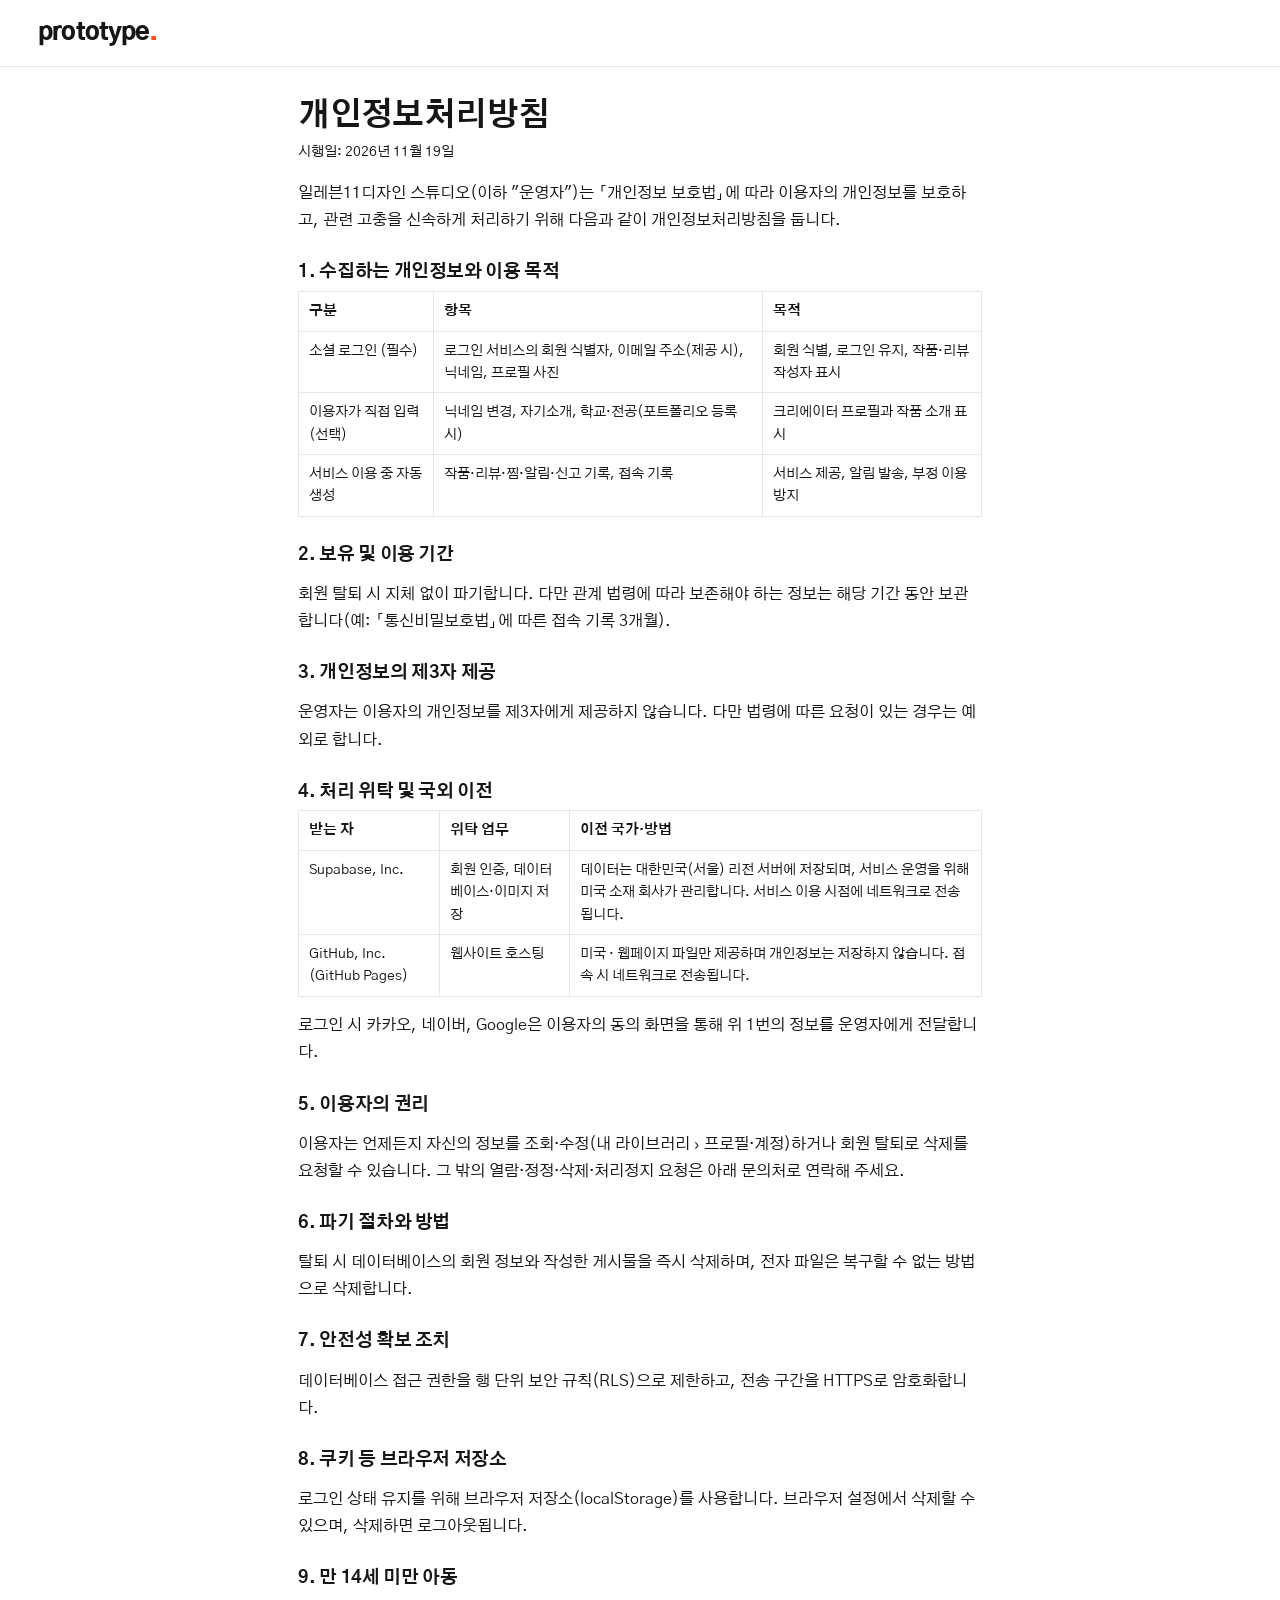
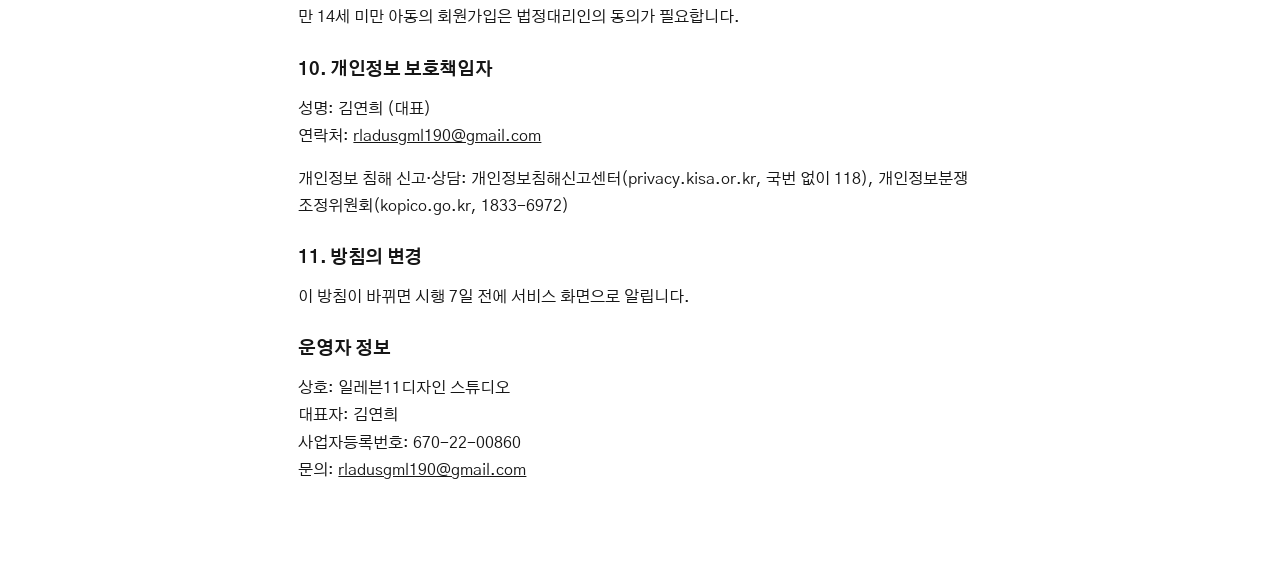
<file: privacy.html>
<!DOCTYPE html>
<html lang="ko"><head><meta charset="utf-8"><meta name="viewport" content="width=device-width, initial-scale=1">
<title>개인정보처리방침 – 프로토타입</title>
<link href="https://fonts.googleapis.com/css2?family=Gothic+A1:wght@400;500;600;700;900&display=swap" rel="stylesheet">
<link rel="stylesheet" href="styles.css">
<style>.doc{max-width:760px;padding-top:30px;padding-bottom:80px}.doc h1{font-family:var(--display);font-weight:700;font-size:32px;margin-bottom:6px}.doc h2{font-size:18px;margin:28px 0 8px}.doc p,.doc li{color:var(--ink);line-height:1.75}.doc table{border-collapse:collapse;width:100%;font-size:14px}.doc td,.doc th{border:1px solid var(--line);padding:8px 10px;text-align:left;vertical-align:top}.doc .ph{background:var(--accent-soft);color:var(--ink);padding:0 4px;border-radius:3px}</style>
</head><body><header class="top"><div class="wrap top-row"><a class="logo" href="./">prototype<span>.</span></a></div></header>
<main class="wrap doc">
<h1>개인정보처리방침</h1>
<p class="note">시행일: 2026년 11월 19일</p>
<p>일레븐11디자인 스튜디오(이하 "운영자")는 「개인정보 보호법」에 따라 이용자의 개인정보를 보호하고, 관련 고충을 신속하게 처리하기 위해 다음과 같이 개인정보처리방침을 둡니다.</p>

<h2>1. 수집하는 개인정보와 이용 목적</h2>
<table>
<tr><th>구분</th><th>항목</th><th>목적</th></tr>
<tr><td>소셜 로그인 (필수)</td><td>로그인 서비스의 회원 식별자, 이메일 주소(제공 시), 닉네임, 프로필 사진</td><td>회원 식별, 로그인 유지, 작품·리뷰 작성자 표시</td></tr>
<tr><td>이용자가 직접 입력 (선택)</td><td>닉네임 변경, 자기소개, 학교·전공(포트폴리오 등록 시)</td><td>크리에이터 프로필과 작품 소개 표시</td></tr>
<tr><td>서비스 이용 중 자동 생성</td><td>작품·리뷰·찜·알림·신고 기록, 접속 기록</td><td>서비스 제공, 알림 발송, 부정 이용 방지</td></tr>
</table>

<h2>2. 보유 및 이용 기간</h2>
<p>회원 탈퇴 시 지체 없이 파기합니다. 다만 관계 법령에 따라 보존해야 하는 정보는 해당 기간 동안 보관합니다(예: 「통신비밀보호법」에 따른 접속 기록 3개월).</p>

<h2>3. 개인정보의 제3자 제공</h2>
<p>운영자는 이용자의 개인정보를 제3자에게 제공하지 않습니다. 다만 법령에 따른 요청이 있는 경우는 예외로 합니다.</p>

<h2>4. 처리 위탁 및 국외 이전</h2>
<table>
<tr><th>받는 자</th><th>위탁 업무</th><th>이전 국가·방법</th></tr>
<tr><td>Supabase, Inc.</td><td>회원 인증, 데이터베이스·이미지 저장</td><td>데이터는 대한민국(서울) 리전 서버에 저장되며, 서비스 운영을 위해 미국 소재 회사가 관리합니다. 서비스 이용 시점에 네트워크로 전송됩니다.</td></tr>
<tr><td>GitHub, Inc. (GitHub Pages)</td><td>웹사이트 호스팅</td><td>미국 · 웹페이지 파일만 제공하며 개인정보는 저장하지 않습니다. 접속 시 네트워크로 전송됩니다.</td></tr>
</table>
<p>로그인 시 카카오, 네이버, Google은 이용자의 동의 화면을 통해 위 1번의 정보를 운영자에게 전달합니다.</p>

<h2>5. 이용자의 권리</h2>
<p>이용자는 언제든지 자신의 정보를 조회·수정(내 라이브러리 › 프로필·계정)하거나 회원 탈퇴로 삭제를 요청할 수 있습니다. 그 밖의 열람·정정·삭제·처리정지 요청은 아래 문의처로 연락해 주세요.</p>

<h2>6. 파기 절차와 방법</h2>
<p>탈퇴 시 데이터베이스의 회원 정보와 작성한 게시물을 즉시 삭제하며, 전자 파일은 복구할 수 없는 방법으로 삭제합니다.</p>

<h2>7. 안전성 확보 조치</h2>
<p>데이터베이스 접근 권한을 행 단위 보안 규칙(RLS)으로 제한하고, 전송 구간을 HTTPS로 암호화합니다.</p>

<h2>8. 쿠키 등 브라우저 저장소</h2>
<p>로그인 상태 유지를 위해 브라우저 저장소(localStorage)를 사용합니다. 브라우저 설정에서 삭제할 수 있으며, 삭제하면 로그아웃됩니다.</p>

<h2>9. 만 14세 미만 아동</h2>
<p>만 14세 미만 아동의 회원가입은 법정대리인의 동의가 필요합니다.</p>

<h2>10. 개인정보 보호책임자</h2>
<p>성명: 김연희 (대표)<br>연락처: <a href="mailto:rladusgml190@gmail.com">rladusgml190@gmail.com</a></p>
<p>개인정보 침해 신고·상담: 개인정보침해신고센터(privacy.kisa.or.kr, 국번 없이 118), 개인정보분쟁조정위원회(kopico.go.kr, 1833-6972)</p>

<h2>11. 방침의 변경</h2>
<p>이 방침이 바뀌면 시행 7일 전에 서비스 화면으로 알립니다.</p>
<h2>운영자 정보</h2>
<p>상호: 일레븐11디자인 스튜디오<br>대표자: 김연희<br>사업자등록번호: 670-22-00860<br>문의: <a href="mailto:rladusgml190@gmail.com">rladusgml190@gmail.com</a></p>
</main></body></html>
</file>
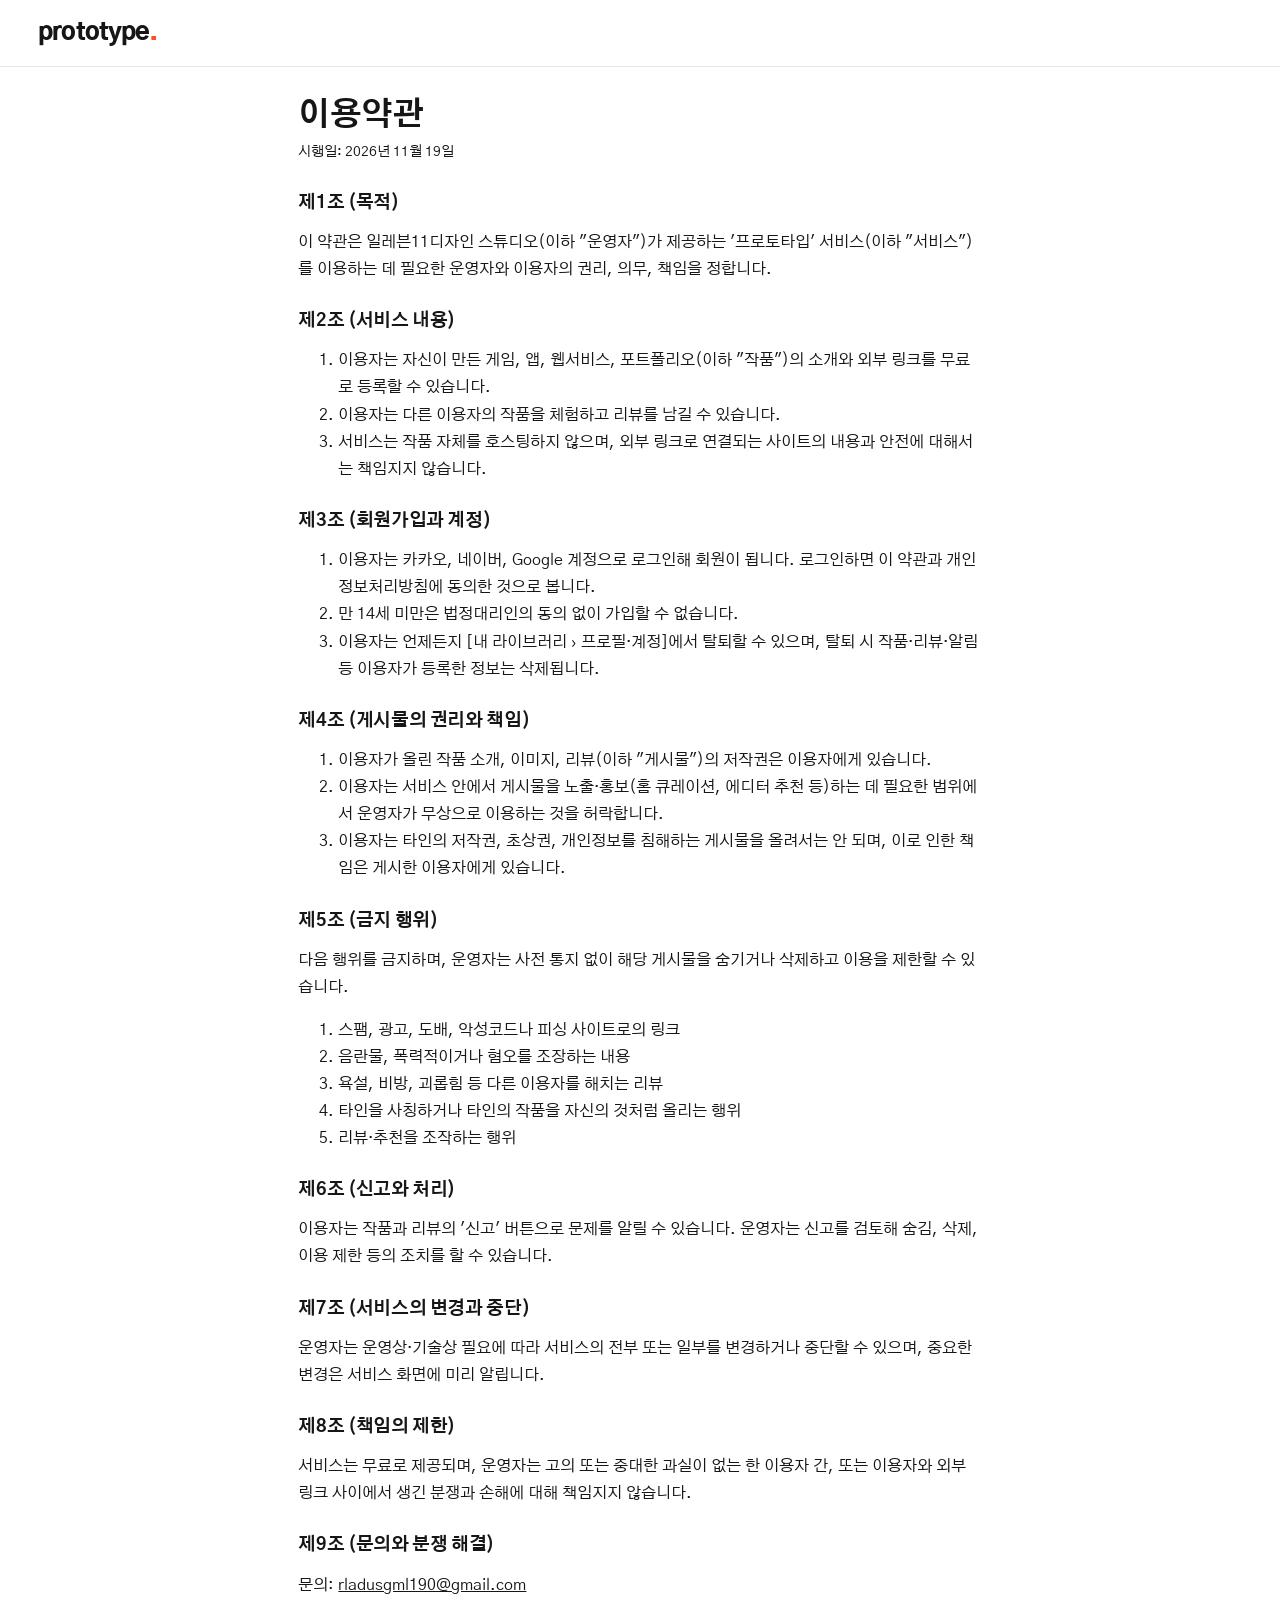
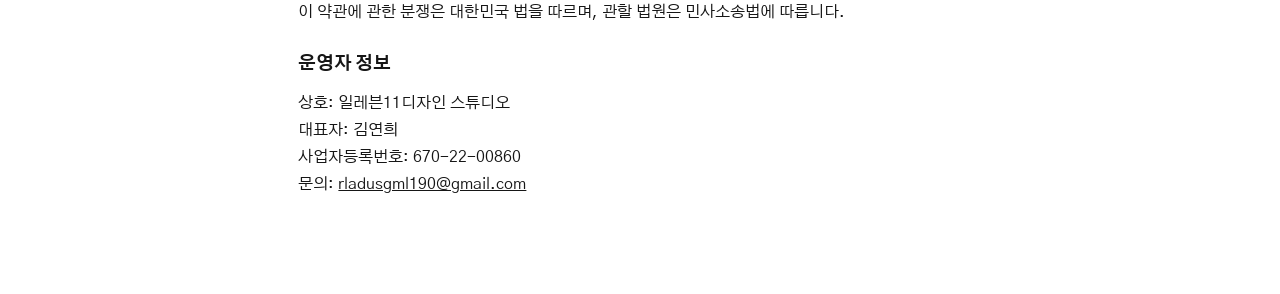
<file: terms.html>
<!DOCTYPE html>
<html lang="ko"><head><meta charset="utf-8"><meta name="viewport" content="width=device-width, initial-scale=1">
<title>이용약관 – 프로토타입</title>
<link href="https://fonts.googleapis.com/css2?family=Gothic+A1:wght@400;500;600;700;900&display=swap" rel="stylesheet">
<link rel="stylesheet" href="styles.css">
<style>.doc{max-width:760px;padding-top:30px;padding-bottom:80px}.doc h1{font-family:var(--display);font-weight:700;font-size:32px;margin-bottom:6px}.doc h2{font-size:18px;margin:28px 0 8px}.doc p,.doc li{color:var(--ink);line-height:1.75}.doc table{border-collapse:collapse;width:100%;font-size:14px}.doc td,.doc th{border:1px solid var(--line);padding:8px 10px;text-align:left;vertical-align:top}.doc .ph{background:var(--accent-soft);color:var(--ink);padding:0 4px;border-radius:3px}</style>
</head><body><header class="top"><div class="wrap top-row"><a class="logo" href="./">prototype<span>.</span></a></div></header>
<main class="wrap doc">
<h1>이용약관</h1>
<p class="note">시행일: 2026년 11월 19일</p>

<h2>제1조 (목적)</h2>
<p>이 약관은 일레븐11디자인 스튜디오(이하 "운영자")가 제공하는 '프로토타입' 서비스(이하 "서비스")를 이용하는 데 필요한 운영자와 이용자의 권리, 의무, 책임을 정합니다.</p>

<h2>제2조 (서비스 내용)</h2>
<ol>
<li>이용자는 자신이 만든 게임, 앱, 웹서비스, 포트폴리오(이하 "작품")의 소개와 외부 링크를 무료로 등록할 수 있습니다.</li>
<li>이용자는 다른 이용자의 작품을 체험하고 리뷰를 남길 수 있습니다.</li>
<li>서비스는 작품 자체를 호스팅하지 않으며, 외부 링크로 연결되는 사이트의 내용과 안전에 대해서는 책임지지 않습니다.</li>
</ol>

<h2>제3조 (회원가입과 계정)</h2>
<ol>
<li>이용자는 카카오, 네이버, Google 계정으로 로그인해 회원이 됩니다. 로그인하면 이 약관과 개인정보처리방침에 동의한 것으로 봅니다.</li>
<li>만 14세 미만은 법정대리인의 동의 없이 가입할 수 없습니다.</li>
<li>이용자는 언제든지 [내 라이브러리 › 프로필·계정]에서 탈퇴할 수 있으며, 탈퇴 시 작품·리뷰·알림 등 이용자가 등록한 정보는 삭제됩니다.</li>
</ol>

<h2>제4조 (게시물의 권리와 책임)</h2>
<ol>
<li>이용자가 올린 작품 소개, 이미지, 리뷰(이하 "게시물")의 저작권은 이용자에게 있습니다.</li>
<li>이용자는 서비스 안에서 게시물을 노출·홍보(홈 큐레이션, 에디터 추천 등)하는 데 필요한 범위에서 운영자가 무상으로 이용하는 것을 허락합니다.</li>
<li>이용자는 타인의 저작권, 초상권, 개인정보를 침해하는 게시물을 올려서는 안 되며, 이로 인한 책임은 게시한 이용자에게 있습니다.</li>
</ol>

<h2>제5조 (금지 행위)</h2>
<p>다음 행위를 금지하며, 운영자는 사전 통지 없이 해당 게시물을 숨기거나 삭제하고 이용을 제한할 수 있습니다.</p>
<ol>
<li>스팸, 광고, 도배, 악성코드나 피싱 사이트로의 링크</li>
<li>음란물, 폭력적이거나 혐오를 조장하는 내용</li>
<li>욕설, 비방, 괴롭힘 등 다른 이용자를 해치는 리뷰</li>
<li>타인을 사칭하거나 타인의 작품을 자신의 것처럼 올리는 행위</li>
<li>리뷰·추천을 조작하는 행위</li>
</ol>

<h2>제6조 (신고와 처리)</h2>
<p>이용자는 작품과 리뷰의 '신고' 버튼으로 문제를 알릴 수 있습니다. 운영자는 신고를 검토해 숨김, 삭제, 이용 제한 등의 조치를 할 수 있습니다.</p>

<h2>제7조 (서비스의 변경과 중단)</h2>
<p>운영자는 운영상·기술상 필요에 따라 서비스의 전부 또는 일부를 변경하거나 중단할 수 있으며, 중요한 변경은 서비스 화면에 미리 알립니다.</p>

<h2>제8조 (책임의 제한)</h2>
<p>서비스는 무료로 제공되며, 운영자는 고의 또는 중대한 과실이 없는 한 이용자 간, 또는 이용자와 외부 링크 사이에서 생긴 분쟁과 손해에 대해 책임지지 않습니다.</p>

<h2>제9조 (문의와 분쟁 해결)</h2>
<p>문의: <a href="mailto:rladusgml190@gmail.com">rladusgml190@gmail.com</a><br>이 약관에 관한 분쟁은 대한민국 법을 따르며, 관할 법원은 민사소송법에 따릅니다.</p>
<h2>운영자 정보</h2>
<p>상호: 일레븐11디자인 스튜디오<br>대표자: 김연희<br>사업자등록번호: 670-22-00860<br>문의: <a href="mailto:rladusgml190@gmail.com">rladusgml190@gmail.com</a></p>
</main></body></html>
</file>
<file: styles.css>
:root{
  /* layout: 에디토리얼 갤러리 — 큰 타이포 인트로 → 오늘의 프로토타입 → 섹션별 이미지 그리드 → 다크 기관 밴드. 흰 바탕 단일 테마 */
  --bg:#FFFFFF; --soft:#F4F4F2; --ink:#161616; --muted:#6F6F6F; --line:#E6E6E3;
  --accent:#FF4F1F; --accent-soft:#FFE7DE; --on-accent:#FFFFFF;
  --pos:#178A4C; --neg:#D23C3C; --mixed:#B07800;
  --display:"Gothic A1","Apple SD Gothic Neo","Malgun Gothic",system-ui,sans-serif;
  --body:"Gothic A1","Apple SD Gothic Neo","Malgun Gothic",system-ui,sans-serif;
  --mono:"IBM Plex Mono",ui-monospace,Menlo,monospace;
  --r:12px; --gut:clamp(16px,3vw,40px);
  color-scheme:light;
}
*{box-sizing:border-box}
html,body{margin:0}
body{background:var(--bg);color:var(--ink);font-family:var(--body);font-size:15.5px;line-height:1.6;-webkit-font-smoothing:antialiased}
h1,h2,h3{margin:0;line-height:1.15;text-wrap:balance;letter-spacing:-.02em}
a{color:inherit}
button,input,select,textarea{font:inherit;color:inherit}
img{max-width:100%}
:focus-visible{outline:2px solid var(--accent);outline-offset:3px}
[hidden]{display:none!important}
.wrap{max-width:1440px;margin:0 auto;padding-left:var(--gut);padding-right:var(--gut)}
.num{font-family:var(--mono);font-variant-numeric:tabular-nums;letter-spacing:0}
main{padding-top:8px;padding-bottom:80px}

/* ---------- header ---------- */
header.top{position:sticky;top:0;z-index:20;background:rgba(255,255,255,.92);backdrop-filter:saturate(1.4) blur(10px);border-bottom:1px solid var(--line)}
.top-row{display:flex;align-items:center;gap:22px;padding-top:14px;padding-bottom:14px}
.logo{font-family:var(--display);font-weight:900;font-size:24px;letter-spacing:-.04em;text-decoration:none;white-space:nowrap}
.logo span{color:var(--accent)}
.mainnav{display:flex;gap:4px}
.mainnav a{text-decoration:none;font-weight:400;font-size:14.5px;padding:7px 11px;border-radius:999px;color:var(--ink);white-space:nowrap}
.mainnav a:hover{background:var(--soft)}
.mainnav a[aria-current="page"]{background:var(--ink);color:#fff}
.search{flex:1;max-width:340px;margin-left:auto;display:flex;align-items:center;background:var(--soft);border-radius:999px;padding:0 6px 0 16px;border:1px solid transparent}
.search:focus-within{border-color:var(--ink);background:#fff}
.search input{flex:1;border:0;background:transparent;padding:9px 0;outline:none;min-width:0;font-size:14px}
.search button{border:0;background:transparent;width:32px;height:32px;cursor:pointer;font-size:17px;color:var(--muted)}
.hdr-right{display:flex;align-items:center;gap:8px}
.um-wrap{position:relative}
button.avatar{padding:0;cursor:pointer;font:inherit;color:var(--ink)}
.usermenu{position:absolute;right:0;top:calc(100% + 10px);z-index:40;width:212px;background:#fff;border:1px solid var(--line);border-radius:18px;box-shadow:0 10px 30px rgba(0,0,0,.10);padding:8px;display:grid;gap:2px}
.usermenu[hidden]{display:none}
.usermenu a,.usermenu button{display:flex;align-items:center;gap:12px;width:100%;text-align:left;padding:10px 14px;border-radius:999px;text-decoration:none;color:var(--ink);font-weight:400;font-size:14.5px;background:none;border:0;cursor:pointer;font-family:inherit;white-space:nowrap;transition:background .15s,color .15s}
.usermenu .um-ic{width:18px;height:18px;flex:0 0 auto;fill:none;stroke:currentColor;stroke-width:1.9;stroke-linecap:round;stroke-linejoin:round}
.usermenu a:hover,.usermenu button:hover{background:var(--accent-soft)}
.usermenu a.on{background:var(--accent);color:#fff}
.usermenu .um-out{color:var(--muted)}
.loginbtn{border:0;background:transparent;font-weight:400;font-size:14.5px;padding:8px 10px;cursor:pointer}
.iconbtn{position:relative;width:38px;height:38px;border-radius:50%;border:1px solid var(--line);background:#fff;display:grid;place-items:center;cursor:pointer;font-size:16px}
.iconbtn .dot{position:absolute;top:-4px;right:-4px;min-width:18px;height:18px;padding:0 5px;border-radius:9px;background:var(--accent);color:#fff;font-size:10.5px;font-weight:500;display:grid;place-items:center;font-family:var(--mono)}
.avatar{width:38px;height:38px;border-radius:50%;background:var(--soft);border:1px solid var(--line);display:grid;place-items:center;font-weight:600;overflow:hidden;text-decoration:none;flex:0 0 auto}
.avatar img{width:100%;height:100%;object-fit:cover}
.avatar.sm{width:28px;height:28px;font-size:12px}
.catbar-wrap{border-top:1px solid var(--line)}
.catbar{display:flex;gap:2px;overflow-x:auto;padding-top:8px;padding-bottom:8px;align-items:center;scrollbar-width:none}
.catbar::-webkit-scrollbar{display:none}
.catbar a{padding:5px 12px;border-radius:999px;text-decoration:none;color:var(--muted);font-size:13.5px;font-weight:400;white-space:nowrap}
.catbar a:hover{color:var(--ink)}
.catbar a[aria-current="page"]{color:var(--ink);background:var(--soft)}
.catbar .sep{width:1px;height:16px;background:var(--line);margin:0 8px;flex:0 0 auto}
.catbar a.t{font-weight:500}

/* ---------- type ---------- */
.mega{font-family:var(--display);font-weight:700;font-size:clamp(46px,9.4vw,148px);line-height:.98;letter-spacing:-.055em}
.mega.sm{font-size:clamp(40px,7vw,104px)}
.mega em,.band-title em{font-style:normal;color:var(--accent)}
.display{font-family:var(--display);font-weight:700;font-size:clamp(32px,5vw,68px);line-height:1.02;letter-spacing:-.045em}
.display a{text-decoration:none}
.lede{font-size:clamp(16px,1.5vw,19px);color:#3a3a3a;line-height:1.6;max-width:62ch;margin:0}
.eyebrow{font-size:12px;font-weight:600;letter-spacing:.14em;text-transform:uppercase;color:var(--muted);margin:0 0 10px;display:block}
.byline{margin:0;color:var(--muted);font-size:14.5px;display:flex;align-items:center;gap:6px;flex-wrap:wrap}
.byline a{color:var(--ink);font-weight:400;text-decoration:none}
.sec-sub{color:var(--muted);font-size:14px;margin:4px 0 0}
.note{font-size:14px;color:var(--muted);margin:0}
.fine{font-size:12.5px;color:var(--muted);margin:0}
.fine a{color:var(--ink)}
.status{margin:12px 0;padding:10px 14px;border-radius:10px;background:var(--soft);font-size:14px}
.status:empty{display:none}

/* ---------- buttons ---------- */
.btn{display:inline-flex;justify-content:center;align-items:center;gap:6px;border:1.5px solid var(--ink);background:#fff;border-radius:999px;padding:9px 18px;font-weight:400;font-size:14.5px;cursor:pointer;text-decoration:none;color:var(--ink);transition:background .15s,color .15s,transform .15s;white-space:nowrap}
.btn:hover{background:var(--ink);color:#fff}
.btn.primary{background:var(--ink);color:#fff}
.btn.primary:hover{background:var(--accent);border-color:var(--accent)}
.btn.lg{padding:14px 26px;font-size:16px}
.btn.small{padding:6px 13px;font-size:13px;border-width:1px}
.btn.pill{padding:8px 16px}
.btn.danger{border-color:var(--neg);color:var(--neg)}
.btn.danger:hover{background:var(--neg);color:#fff}
.btn.invert{background:#fff;color:var(--ink);border-color:#fff}
.btn.invert:hover{background:var(--accent);color:#fff;border-color:var(--accent)}
.btn[disabled]{opacity:.4;cursor:not-allowed}
.btn[aria-pressed="true"]{background:var(--ink);color:#fff}
.textlink{background:none;border:0;color:var(--muted);cursor:pointer;font-size:13.5px;text-decoration:underline;text-underline-offset:3px;padding:0}
.textlink:hover{color:var(--ink)}
.linkbtn{background:none;border:0;padding:0;cursor:pointer;font-weight:400;text-decoration:underline;text-underline-offset:3px;font-family:var(--mono);font-size:13.5px}

/* ---------- home ---------- */
.intro{display:grid;grid-template-columns:1.6fr 1fr;gap:32px;align-items:end;padding:clamp(28px,6vw,72px) 0 clamp(28px,4vw,48px);border-bottom:1px solid var(--line)}
.intro-side{display:grid;gap:22px;padding-bottom:10px}
.intro-cta{display:flex;gap:10px;flex-wrap:wrap}
.pod{padding:clamp(28px,4vw,48px) 0;border-bottom:1px solid var(--line)}
.pod-label{display:flex;gap:12px;align-items:center;margin-bottom:18px}
.pill-pod{display:inline-flex;align-items:center;gap:6px;background:var(--accent);color:#fff;font-weight:400;font-size:12.5px;padding:5px 12px;border-radius:999px;letter-spacing:.02em}
.pill-pod::before{content:"";width:6px;height:6px;border-radius:50%;background:#fff}
.pod-grid{display:grid;grid-template-columns:1.55fr 1fr;gap:clamp(20px,3vw,44px);align-items:start}
.pod-media{display:block;border-radius:var(--r);overflow:hidden}
.pod-media .cover{aspect-ratio:16/10}
.pod-media img{transition:transform .6s cubic-bezier(.2,.7,.2,1)}
.pod-media:hover img{transform:scale(1.03)}
.pod-info{display:grid;gap:16px;align-content:start}
.pod-score{display:flex;gap:20px;align-items:center;padding:18px 0;border-top:1px solid var(--line);border-bottom:1px solid var(--line)}
.pod-score .bars{flex:1}
.sec{padding:clamp(36px,5vw,64px) 0 0}
.sec-head{display:flex;justify-content:space-between;align-items:flex-end;gap:16px;margin-bottom:22px;padding-bottom:14px;border-bottom:1px solid var(--ink)}
.sec-title{font-family:var(--display);font-weight:700;font-size:clamp(26px,3.2vw,40px);letter-spacing:-.04em}
.more{font-weight:400;font-size:14px;text-decoration:none;white-space:nowrap}
.more:hover{color:var(--accent)}
.page-head{padding:clamp(28px,5vw,64px) 0 clamp(20px,3vw,36px);display:grid;gap:16px;border-bottom:1px solid var(--line);margin-bottom:28px}

/* ---------- cards ---------- */
.grid{display:grid;grid-template-columns:repeat(4,minmax(0,1fr));gap:clamp(16px,2vw,28px) clamp(14px,1.6vw,24px)}
.card{display:grid;gap:10px;text-decoration:none;color:inherit;min-width:0}
.card-media{border-radius:var(--r);overflow:hidden;position:relative;background:var(--soft)}
.card-media img{transition:transform .5s cubic-bezier(.2,.7,.2,1)}
.card:hover .card-media img{transform:scale(1.05)}
.card-meta{display:flex;justify-content:space-between;align-items:center;gap:10px;min-width:0}
.card-title{display:flex;gap:8px;align-items:center;min-width:0}
.card-title h3{font-size:16px;font-weight:600;letter-spacing:-.02em;white-space:nowrap;overflow:hidden;text-overflow:ellipsis}
.card:hover h3{text-decoration:underline;text-underline-offset:3px}
.card-sub{font-size:13px;color:var(--muted);margin-top:-6px}
.score-chip{flex:0 0 auto;min-width:40px;text-align:center;border-radius:999px;background:var(--ink);color:#fff;font-weight:600;font-size:12.5px;padding:3px 9px}
.mini-rev{flex:0 0 auto;font-size:12.5px;font-weight:500}
.mini-new{flex:0 0 auto;font-size:12px;font-weight:500;color:var(--accent)}
.appicon-xs{width:22px;height:22px;border-radius:6px;object-fit:cover;flex:0 0 auto;border:1px solid var(--line)}
.appicon-sm{width:34px;height:34px;border-radius:9px;object-fit:cover;flex:0 0 auto;border:1px solid var(--line)}
.cover{position:relative;aspect-ratio:4/3;overflow:hidden;background:var(--soft);display:grid;place-items:center}
.cover img{width:100%;height:100%;object-fit:cover;display:block}
.cover .gen{position:absolute;inset:0;display:flex;align-items:flex-end;padding:16px 18px}
.cover .gen b{font-family:var(--display);font-weight:700;font-size:clamp(20px,2.6vw,34px);line-height:1.05;letter-spacing:-.04em;color:#111;text-wrap:balance}
.cover .kind{position:absolute;top:10px;left:10px;font-size:11.5px;font-weight:400;padding:3px 9px;border-radius:999px;background:#fff;color:var(--ink)}
.cover .pod-flag{position:absolute;top:10px;right:10px;font-size:11px;font-weight:400;padding:3px 9px;border-radius:999px;background:var(--accent);color:#fff}
.cover .appicon{display:none}
.rev{font-weight:600}
.rev.pos{color:var(--pos)} .rev.mixed{color:var(--mixed)} .rev.neg{color:var(--neg)} .rev.none{color:var(--muted);font-weight:500}
.badge{font-size:11.5px;font-weight:400;padding:2px 8px;border-radius:999px;background:var(--accent-soft);color:var(--accent)}

/* ---------- score ring & bars ---------- */
.ring{--p:0;--s:88px;width:var(--s);height:var(--s);border-radius:50%;flex:0 0 auto;display:grid;place-content:center;text-align:center;
  background:radial-gradient(closest-side,#fff 80%,transparent 81% 100%),conic-gradient(var(--accent) calc(var(--p)*1%),var(--line) 0)}
.ring .num{font-size:calc(var(--s)*.3);font-weight:600;line-height:1}
.ring small{font-size:11px;color:var(--muted);margin-top:2px}
.bars{display:grid;gap:9px;min-width:0}
.barrow{display:grid;grid-template-columns:56px 1fr 34px;gap:10px;align-items:center;font-size:13.5px}
.barrow span{color:var(--muted);font-weight:500}
.barrow b{text-align:right;font-size:13px}
.track{height:6px;border-radius:3px;background:var(--line);overflow:hidden}
.track i{display:block;height:100%;background:var(--ink);border-radius:3px}

/* ---------- collections, creators, band ---------- */
.col-grid{display:grid;grid-template-columns:repeat(3,minmax(0,1fr));gap:24px}
.col-card{display:grid;gap:12px;text-decoration:none;color:inherit}
.col-mosaic{display:grid;grid-template-columns:2fr 1fr;grid-template-rows:1fr 1fr;gap:4px;border-radius:var(--r);overflow:hidden;aspect-ratio:16/10}
.col-mosaic .cover{aspect-ratio:auto;height:100%}
.col-mosaic .cover:first-child{grid-row:span 2}
.col-mosaic .cover:only-child{grid-column:span 2}
.col-mosaic .cover .gen b{font-size:18px}
.col-mosaic .cover:first-child .gen b{font-size:26px}
.col-mosaic .kind{display:none}
.col-empty{grid-column:span 2;grid-row:span 2;color:var(--muted);font-weight:500}
.col-meta h3{font-size:20px;font-weight:700;letter-spacing:-.03em;margin:2px 0}
.col-card:hover h3{text-decoration:underline;text-underline-offset:3px}
.dir-wrap{overflow-x:auto}
table.dir{width:100%;border-collapse:collapse;font-size:15px}
.dir th{text-align:left;font-size:12px;letter-spacing:.1em;text-transform:uppercase;color:var(--muted);font-weight:600;padding:10px 12px;border-bottom:1px solid var(--line)}
.dir td{padding:14px 12px;border-bottom:1px solid var(--line)}
.dir tr:hover td{background:var(--soft)}
.dir .r{text-align:right}
.dir .who{display:flex;gap:10px;align-items:center;font-weight:400;text-decoration:none}
.tag-l{font-size:12.5px;border:1px solid var(--line);padding:3px 10px;border-radius:999px}
.band{margin-top:clamp(48px,7vw,96px);background:var(--ink);color:#fff;border-radius:22px;padding:clamp(28px,5vw,64px);display:grid;grid-template-columns:1.4fr 1fr;gap:28px;align-items:end}
.band-title{font-family:var(--display);font-weight:700;font-size:clamp(28px,4vw,54px);letter-spacing:-.045em;line-height:1.05}
.band-sub{color:#bdbdbd;margin:14px 0 0;max-width:52ch}
.eyebrow.inv{color:#9a9a9a}
.band-cta{display:grid;gap:14px;justify-items:start}
.band-link{color:#fff;font-weight:400;font-size:14px}
.stats4{display:grid;grid-template-columns:repeat(4,1fr);border-top:1px solid var(--ink);border-bottom:1px solid var(--line);margin-bottom:32px}
.stats4>div{padding:18px 4px;display:grid;gap:4px}
.stats4>div+div{padding-left:18px;border-left:1px solid var(--line)}
.stats4 b{font-size:clamp(28px,3.4vw,44px);font-weight:600;line-height:1}
.stats4 span{color:var(--muted);font-size:13px;font-weight:500}
.why3{display:grid;grid-template-columns:repeat(3,1fr);gap:28px}
.why3>div{border-top:1px solid var(--ink);padding-top:14px;display:grid;gap:8px}
.why3 b{color:var(--accent);font-size:14px}
.why3 h3{font-size:22px;font-weight:700;letter-spacing:-.03em}
.why3 p{margin:0;color:#3a3a3a}
.plans{display:grid;grid-template-columns:repeat(3,1fr);gap:16px}
.plans.four{grid-template-columns:repeat(4,1fr);margin-bottom:12px}
.plan{border:1px solid var(--line);border-radius:var(--r);padding:22px;display:grid;gap:12px;align-content:start}
.plan.main{border:2px solid var(--ink)}
.plan-price{display:flex;align-items:baseline;gap:6px;flex-wrap:wrap}
.plan-price b{font-size:26px;font-weight:600}
.plan-price span{color:var(--muted);font-size:13.5px}
.plan ul{margin:0;padding-left:18px;display:grid;gap:6px;font-size:14.5px}
.two-col{display:grid;grid-template-columns:1fr 1.4fr;gap:40px;align-items:start}
.okmsg{color:var(--pos);font-weight:500;margin:0;min-height:0}
.okmsg:empty{display:none}

/* ---------- browse ---------- */
.browse-head{padding:clamp(24px,4vw,48px) 0 18px}
.browse-head h2{font-family:var(--display);font-weight:700;font-size:clamp(34px,5vw,64px);letter-spacing:-.045em}
.filters{display:flex;gap:10px;flex-wrap:wrap;align-items:center;margin-bottom:14px}
.seg{display:flex;gap:4px;flex-wrap:wrap}
.seg button{border:1px solid var(--line);background:#fff;padding:6px 14px;border-radius:999px;font-weight:400;font-size:13.5px;cursor:pointer}
.seg button[aria-pressed="true"]{background:var(--ink);border-color:var(--ink);color:#fff}
.filters select{border:1px solid var(--line);border-radius:999px;padding:7px 14px;background:#fff;font-weight:400;font-size:13.5px}
.tagrow{display:flex;gap:6px;flex-wrap:wrap;margin-bottom:18px}
.tag{font-size:13px;padding:4px 11px;border-radius:999px;background:var(--soft);border:1px solid transparent;cursor:pointer;text-decoration:none;color:var(--ink)}
.tag:hover{border-color:var(--ink)}
.tag[aria-pressed="true"]{background:var(--ink);color:#fff}
span.tag{cursor:default}
.empty{border:1px dashed var(--line);border-radius:var(--r);padding:36px;text-align:center;color:var(--muted)}
.empty a{color:var(--ink);font-weight:400}

/* ---------- project page ---------- */
.pp{display:grid;gap:26px;padding-top:20px}
.pp-top{display:flex;justify-content:space-between;align-items:center;gap:10px;flex-wrap:wrap}
.crumb{font-size:13.5px;color:var(--muted);display:flex;gap:6px;align-items:center;flex-wrap:wrap}
.crumb a{text-decoration:none;font-weight:400;color:var(--ink)}
.pp-actions{display:flex;gap:8px}
.pp-head{display:grid;grid-template-columns:1fr auto;gap:28px;align-items:end;padding-bottom:22px;border-bottom:1px solid var(--line)}
.pp-titles{display:grid;gap:14px}
.pp-score{display:flex;gap:16px;align-items:center}
.pp-score-txt{display:grid;gap:2px}
.pp-score-txt b{font-size:15px}
.gallery{display:grid;gap:10px}
.gallery .cover{border-radius:var(--r);aspect-ratio:16/9}
.gallery .cover .gen b{font-size:clamp(28px,5vw,64px)}
.thumbs{display:flex;gap:8px;overflow-x:auto}
.thumbs button{flex:0 0 112px;aspect-ratio:16/10;padding:0;border:2px solid transparent;border-radius:8px;overflow:hidden;background:var(--soft);cursor:pointer}
.thumbs button[aria-current="true"]{border-color:var(--ink)}
.thumbs img{width:100%;height:100%;object-fit:cover;display:block}
.buy{background:var(--soft);border-radius:var(--r);padding:20px 22px;display:flex;justify-content:space-between;align-items:center;gap:14px;flex-wrap:wrap}
.buy h2{font-size:20px;font-weight:700}
.buy .m{font-size:14.5px;color:#3a3a3a;margin-top:4px}
.buy .m b{color:var(--accent)}
.free{font-family:var(--mono);font-size:13px;font-weight:600;color:var(--pos)}
.buy-extra{flex-basis:100%;display:flex;gap:18px;flex-wrap:wrap}
.pp-grid{display:grid;grid-template-columns:1.7fr 1fr;gap:clamp(24px,4vw,56px);align-items:start}
.block{display:grid;gap:14px;margin-bottom:34px}
.block>h2{font-size:13px;letter-spacing:.14em;text-transform:uppercase;color:var(--muted);font-weight:600;border-bottom:1px solid var(--ink);padding-bottom:10px}
.desc{white-space:pre-wrap;margin:0;font-size:16px;line-height:1.75}
.kv{display:grid;grid-template-columns:auto 1fr;gap:8px 18px;font-size:14px;margin:0;padding-top:6px}
.kv dt{color:var(--muted);font-weight:500}
.kv dd{margin:0}
.kv a{font-weight:400}
.score-panel{display:grid;grid-template-columns:1fr auto;gap:24px;align-items:center;padding:18px 20px;border:1px solid var(--line);border-radius:var(--r)}
.rec-sum{display:grid;gap:2px;text-align:right}
.rec-sum b{font-size:22px;font-weight:600}
.rv{border-top:1px solid var(--line);padding:18px 0;display:grid;grid-template-columns:150px 1fr;gap:18px}
.rv-who{font-size:13px;display:grid;gap:4px;align-content:start}
.rv-who a{font-weight:400;text-decoration:none;font-size:14px}
.rv-main{display:grid;gap:9px}
.rv-verdict{display:flex;align-items:center;gap:8px;font-weight:700;font-size:16px}
.rv-verdict .ic{font-size:15px}
.rv-verdict.up{color:var(--pos)} .rv-verdict.down{color:var(--neg)}
.rv .q{font-size:12px;color:var(--muted);font-weight:600;display:block}
.rv p{margin:0;white-space:pre-wrap;font-size:15px}
.mini-scores{display:flex;gap:12px;flex-wrap:wrap;font-size:12.5px;color:var(--muted);font-weight:500}
.mini-scores b{color:var(--ink);font-size:12.5px}
.rv-foot{display:flex;gap:12px;align-items:center;flex-wrap:wrap;font-size:13px;color:var(--muted)}
.upd{border-left:3px solid var(--ink);padding:4px 0 4px 14px}
.upd b{display:block;font-weight:600}
.upd small{color:var(--muted)}
.upd p{margin:6px 0 0;white-space:pre-wrap;font-size:14.5px}
.mcta{display:none}

/* ---------- forms ---------- */
.panel{background:#fff;border:1px solid var(--line);border-radius:var(--r);padding:22px}
.form{display:grid;gap:16px}
.field{display:grid;gap:6px}
.field label,.legend{font-weight:600;font-size:14px}
.field small{color:var(--muted);font-size:12.5px}
.field input[type=text],.field input[type=url],.field input[type=email],.field textarea,.field select,.form>input[type=text],.form textarea,.inq select{width:100%;background:#fff;border:1px solid #D4D4D0;border-radius:10px;padding:11px 13px}
.field input:focus,.field textarea:focus,.field select:focus,.form>input:focus{border-color:var(--ink);outline:none}
.field textarea,.form textarea{min-height:96px;resize:vertical}
.two{display:grid;grid-template-columns:1fr 1fr;gap:14px}
.checks{display:flex;gap:8px;flex-wrap:wrap}
.checks label{display:flex;align-items:center;gap:7px;border:1px solid var(--line);border-radius:999px;padding:7px 14px;cursor:pointer;font-weight:400;font-size:14px}
.checks label:has(input:checked){border-color:var(--ink);background:var(--soft)}
.checks input{accent-color:var(--ink)}
.check{display:flex;align-items:flex-start;gap:8px;font-weight:600;font-size:14px}
.check input{width:18px;height:18px;accent-color:var(--ink);margin-top:2px;flex:0 0 auto}
.check a{color:var(--ink)}
.warn{background:var(--accent-soft);border-radius:10px;padding:12px 16px;font-size:14.5px;margin:0}
.err{color:var(--neg);font-size:14px;margin:0;min-height:1em}
.vote{display:flex;gap:10px;flex-wrap:wrap}
.vote button{flex:1;min-width:140px;padding:13px;border-radius:999px;border:1.5px solid var(--line);background:#fff;font-weight:400;cursor:pointer}
.vote button[aria-pressed="true"].up{border-color:var(--pos);background:var(--pos);color:#fff}
.vote button[aria-pressed="true"].down{border-color:var(--neg);background:var(--neg);color:#fff}
.score-inputs{display:grid;gap:8px;padding:14px 16px;background:var(--soft);border-radius:10px}
.score-row{display:grid;grid-template-columns:60px 1fr 30px;gap:12px;align-items:center;font-weight:500;font-size:14px}
.score-row output{text-align:right}
.score-row input{accent-color:var(--accent);width:100%}
.score-row input.unset{opacity:.45}
details.more summary{cursor:pointer;font-weight:400;font-size:14px;list-style:none}
details.more summary::-webkit-details-marker{display:none}
details.more[open] summary{margin-bottom:12px}
.steps{display:flex;gap:8px;margin:20px 0 14px;font-size:13px;font-weight:600;flex-wrap:wrap}
.steps span{padding:5px 12px;border-radius:999px;background:var(--soft);color:var(--muted)}
.steps span.on{background:var(--ink);color:#fff}
.preview-row{display:flex;gap:8px;flex-wrap:wrap}
.preview-row figure{margin:0;position:relative;width:132px;aspect-ratio:16/10;border-radius:8px;overflow:hidden;background:var(--soft)}
.preview-row img{width:100%;height:100%;object-fit:cover}
.preview-row button{position:absolute;top:4px;right:4px;border:0;border-radius:6px;background:rgba(0,0,0,.7);color:#fff;cursor:pointer;font-size:12px;padding:1px 6px}

/* ---------- library / admin ---------- */
.subtabs{display:flex;gap:4px;overflow-x:auto;margin:16px 0 20px;border-bottom:1px solid var(--line)}
.subtabs button{border:0;background:transparent;color:var(--muted);font-weight:400;padding:10px 12px;cursor:pointer;border-bottom:2px solid transparent;white-space:nowrap}
.subtabs button[aria-pressed="true"]{color:var(--ink);border-bottom-color:var(--ink)}
.list{display:grid;gap:10px}
.rowitem{display:flex;gap:12px;align-items:center;justify-content:space-between;border:1px solid var(--line);border-radius:var(--r);padding:14px 16px;flex-wrap:wrap}
.rowitem .t{font-weight:600}
.rowitem .s{color:var(--muted);font-size:13px}
.rowitem select{border:1px solid var(--line);border-radius:999px;padding:6px 12px}
.tiles{display:grid;grid-template-columns:repeat(auto-fit,minmax(150px,1fr));gap:12px;margin-bottom:22px}
.tile{border-top:1px solid var(--ink);padding:14px 2px}
.tile .num{font-size:32px;font-weight:600;display:block;line-height:1.1}
.tile span{color:var(--muted);font-size:13px;font-weight:500}
.section{margin-top:28px}
.section h2{font-size:20px;font-weight:700;margin-bottom:12px}
.chip-st{font-size:11.5px;font-weight:400;padding:2px 9px;border-radius:999px;white-space:nowrap}
.chip-st.pending{background:#FFF3D6;color:var(--mixed)}
.chip-st.rejected{background:#FDE3E3;color:var(--neg)}
.chip-st.approved{background:#DFF3E7;color:var(--pos)}
.hiddenmark{background:var(--neg);color:#fff;font-size:11.5px;font-weight:400;padding:2px 9px;border-radius:999px}
.faq{display:grid;gap:0;border-top:1px solid var(--ink)}
.faq details{border-bottom:1px solid var(--line);padding:18px 2px}
.faq summary{cursor:pointer;font-weight:600;font-size:18px;list-style:none;display:flex;justify-content:space-between;gap:10px}
.faq summary::after{content:"+";font-weight:400;font-size:22px;line-height:1}
.faq details[open] summary::after{content:"–"}
.faq summary::-webkit-details-marker{display:none}
.faq p{margin:10px 0 0;color:#3a3a3a;line-height:1.75;max-width:70ch}

/* ---------- overlays ---------- */
.modal-back{position:fixed;inset:0;z-index:50;background:rgba(10,10,10,.55);display:grid;place-items:center;padding:16px}
.modal{width:min(440px,100%);max-height:90vh;overflow:auto;background:#fff;border-radius:18px;padding:26px;display:grid;gap:14px}
.modal h2{font-size:24px;font-weight:700}
.social{display:grid;gap:10px}
.social button{display:flex;align-items:center;justify-content:center;gap:10px;padding:13px;border-radius:999px;border:1px solid var(--line);font-weight:400;font-size:15px;cursor:pointer;background:#fff}
.social .k{background:#FEE500;border-color:#FEE500;color:#191600}
.social .n{background:#03C75A;border-color:#03C75A;color:#fff}
.social b.ic{width:22px;height:22px;border-radius:5px;display:grid;place-items:center;font-size:13px}
.social .g b.ic{border:1px solid #ddd;color:#4285F4}
.social .k b.ic{background:#191600;color:#FEE500}
.social .n b.ic{background:#fff;color:#03C75A}
.notepanel{position:fixed;z-index:40;top:70px;right:max(12px,calc((100vw - 1440px)/2 + 24px));width:min(380px,calc(100vw - 24px));max-height:70vh;overflow:auto;background:#fff;border:1px solid var(--line);border-radius:16px;box-shadow:0 24px 60px rgba(0,0,0,.14)}
.notepanel header{display:flex;justify-content:space-between;align-items:center;padding:14px 16px;border-bottom:1px solid var(--line);position:sticky;top:0;background:#fff}
.note-item{display:block;width:100%;text-align:left;border:0;background:transparent;padding:13px 16px;border-bottom:1px solid var(--line);cursor:pointer}
.note-item.unread{background:var(--accent-soft)}
.note-item small{display:block;color:var(--muted);font-size:12px;margin-top:2px}
.toast{position:fixed;left:50%;bottom:24px;transform:translateX(-50%);z-index:60;background:var(--ink);color:#fff;padding:11px 18px;border-radius:999px;font-weight:400;font-size:14px;max-width:calc(100vw - 32px)}
.qrbox{background:#fff;border:1px solid var(--line);border-radius:12px;padding:14px;width:min(260px,100%);margin:0 auto}
.qrbox svg{display:block;width:100%;height:auto}

/* ---------- footer ---------- */
footer.site{border-top:1px solid var(--line);padding:40px 0 48px;margin-top:40px}
.foot-mark{font-family:var(--display);font-weight:900;font-size:clamp(56px,14vw,220px);letter-spacing:-.06em;line-height:1;margin:0 0 24px}
.foot-mark span{color:var(--accent)}
.foot-row{display:flex;justify-content:space-between;gap:16px;flex-wrap:wrap;font-size:13.5px;color:var(--muted)}
.foot-row nav{display:flex;gap:16px;flex-wrap:wrap}
.foot-row a{color:var(--ink);text-decoration:none;font-weight:400}

/* ---------- responsive ---------- */
@media (max-width:1100px){
  .grid{grid-template-columns:repeat(3,minmax(0,1fr))}
  .mainnav a{padding:7px 8px}
  .plans.four{grid-template-columns:repeat(2,1fr)}
}
@media (max-width:860px){
  .top-row{flex-wrap:wrap;gap:10px}
  .mainnav{order:4;flex-basis:100%;overflow-x:auto;scrollbar-width:none}
  .search{order:3;max-width:none;flex-basis:100%;margin-left:0}
  .hdr-right{margin-left:auto}
  .intro,.pod-grid,.pp-grid,.band,.two-col{grid-template-columns:1fr}
  .grid{grid-template-columns:repeat(2,minmax(0,1fr))}
  .col-grid,.why3,.plans{grid-template-columns:1fr}
  .pp-head{grid-template-columns:1fr}
  .stats4{grid-template-columns:repeat(2,1fr)}
  .stats4>div:nth-child(3){border-left:0;padding-left:4px}
  .rv{grid-template-columns:1fr;gap:8px}
  .two{grid-template-columns:1fr}
  .hide-s{display:none}
  .mcta{display:flex;position:sticky;bottom:0;z-index:5;gap:10px;align-items:center;justify-content:space-between;background:rgba(255,255,255,.97);border-top:1px solid var(--line);padding:10px var(--gut) calc(10px + env(safe-area-inset-bottom));margin:0 calc(-1 * var(--gut))}
  .mcta .t{font-weight:600;font-size:14px;overflow:hidden;text-overflow:ellipsis;white-space:nowrap}
  .notepanel{top:150px}
  .qr-only{display:none}
}
@media (max-width:480px){
  .grid{grid-template-columns:1fr 1fr;gap:18px 12px}
  .card-title h3{font-size:14.5px}
  .card-sub{font-size:12px}
  .plans.four{grid-template-columns:1fr}
  .score-panel{grid-template-columns:1fr}
  .rec-sum{text-align:left}
}
@media (prefers-reduced-motion:reduce){*{transition:none!important}}
.social .ic-img{width:20px;height:20px;display:block}
</file>
